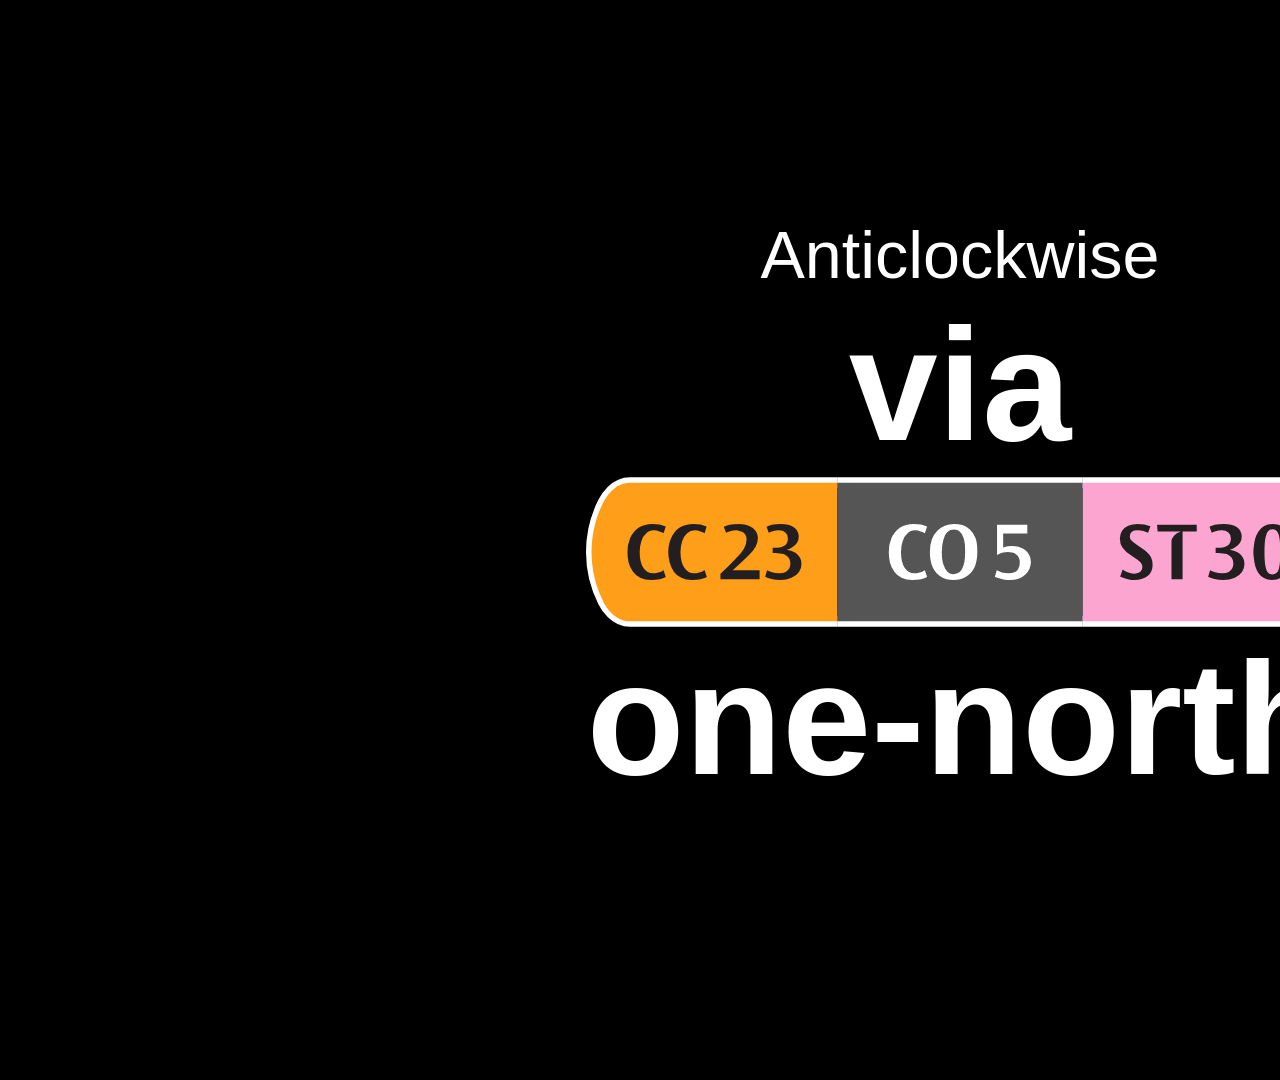
<file: A/STIS ARR.html>
<html>
<head>
<link rel="stylesheet" href="../css/index.css">
</head>
<body>
  <div class="stis-display flex flex-col bg-black" style="font-family: Arial, &quot;Helvetica Neue&quot;, sans-serif; width: 1920px; height: 1080px;">
    <div class="flex-1 min-h-0 overflow-hidden flex flex-col items-center justify-center text-center text-white w-full">
      <div class="flex flex-col items-center justify-center w-full" style="padding: 14.4484px;">
        <div class="whitespace-nowrap stis-direction-flash" style="font-size: 66.5036px; font-weight: 400; margin-bottom: 0px;">Anticlockwise</div>
          <div class="whitespace-nowrap" style="font-size: 160.0071px; font-weight: 700; margin-bottom: 0px;">via</div>
          <div style="width: 100%; text-align: center; margin-bottom: 0px;">
              <img decoding="async" alt="CC" class="inline-block object-contain select-none" draggable="false" src="../img/CC23.svg" style="-webkit-user-drag: none; height: 150; max-height: 350.0071px; max-width: 100%;">
           </div>
           <div class="whitespace-nowrap" style="font-size: 160.0071px; font-weight: 700;">one-north</div>
         </div>
      </div>
      <div aria-hidden="true" style="visibility: hidden;">
        <div class="w-full bg-black border-t-2 border-gray-700" style="padding: 0px 14px;">
          <div class="flex items-center justify-between">
            <div class="text-white font-bold text-xl leading-tight">
              <div>Next
              </div>
              <div>Train
              </div>
            </div>
            <div class="flex-1 flex justify-center">
            </div>
               <div class="text-white text-2xl font-medium text-right">3 mins
              </div>
            </div>
          </div>
       </div>
    </div>
  </div>
</body>
</html>
</file>
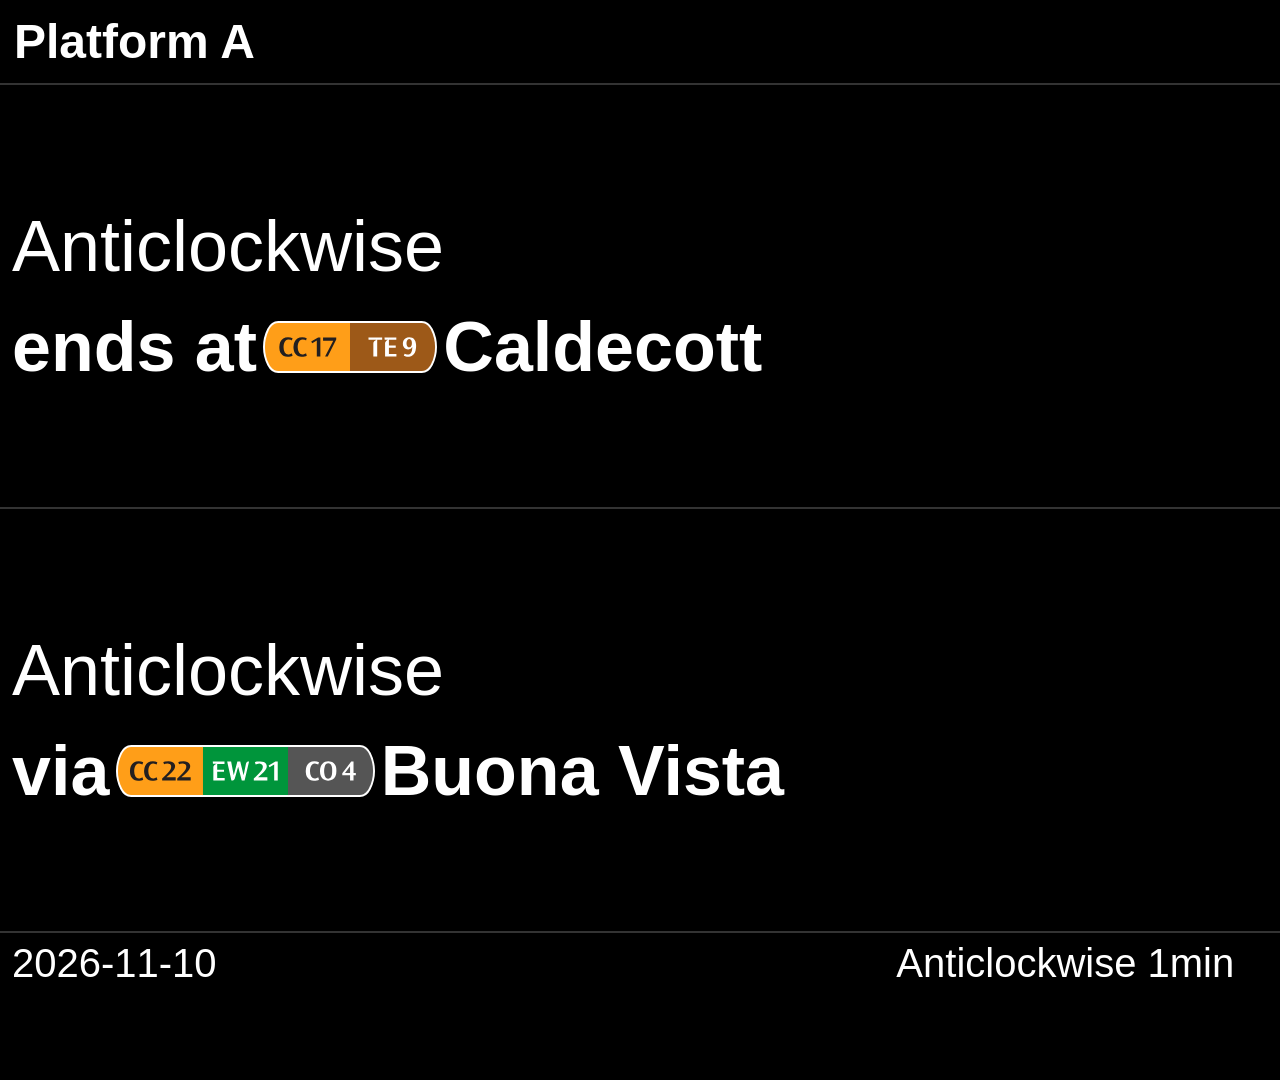
<file: A/STIS NXT.html>
<html>
<head>
<link rel="stylesheet" href="../css/index.css">
</head>
<body>
<div class="bg-black flex flex-col justify-top" style="width: 1920px; height: 1080px;">
  <div>
    <div class="flex items-center justify-between text-white" style="padding: 14px 14px; font-size: 48px; border-bottom: 2px solid rgb(51, 51, 51);">
      <span class="font-semibold">Platform A</span>
      <span>Arriving in</span>
    </div>
    <div style="margin-bottom: 0px;">
      <div class="flex items-center justify-between text-white" style="padding: 112px 12px; gap: 10px; border-bottom: 2px solid rgb(51, 51, 51);">
        <div data-fit-col="true" class="flex flex-col items-start min-w-0 flex-1">
          <span data-fit-line="true" class="whitespace-nowrap" style="font-size: 72px; font-weight: 400;">Anticlockwise</span>
          <div data-fit-line="true" class="flex items-center whitespace-nowrap" style="font-size: 70px; font-weight: 700; margin-top: 20px; gap: 6px;">
            <span>ends at</span>
            <img decoding="async" alt="CCA" class="inline-block object-contain select-none" draggable="false" src="../img/CC17.svg" style="-webkit-user-drag: none; height: 52px; max-width: 100%;">
              <span>Caldecott</span>
          </div>
        </div>
        <div class="flex flex-col items-center" style="transform: translateY(-6px);">
          <span class="font-bold" style="font-size: 122px;">1</span>
          <span style="font-size: 50px;">min</span>
        </div>
      </div>
      <div class="flex items-center justify-between text-white" style="padding: 112px 12px; gap: 10px; border-bottom-width: medium; border-bottom-style: none; border-bottom-color: currentcolor;">
        <div data-fit-col="true" class="flex flex-col items-start min-w-0 flex-1">
          <span data-fit-line="true" class="whitespace-nowrap" style="font-size: 72px; font-weight: 400;">Anticlockwise</span>
          <div data-fit-line="true" class="flex items-center whitespace-nowrap" style="font-size: 70px; font-weight: 700; margin-top: 20px; gap: 6px;">
            <span>via</span>
            <img decoding="async" alt="CCB" class="inline-block object-contain select-none" draggable="false" src="../img/CC22.svg" style="-webkit-user-drag: none; height: 52px; max-width: 100%;">
              <span>Buona Vista</span>
          </div>
        </div>
        <div class="flex flex-col items-center" style="transform: translateY(-6px);">
          <span class="font-bold" style="font-size: 122px;">2</span>
          <span style="font-size: 50px;">mins</span>
        </div>
      </div>
    </div>
    <div class="flex items-center" style="padding: 8px 12px; border-top: 2px solid rgb(51, 51, 51);">
      <span class="text-white" style="font-size: 40px;">2026-11-10</span>
      <div class="flex flex-1 items-center"><div aria-hidden="true" style="width: 6px; flex-shrink: 0;">
      </div>
      <div class="overflow-hidden flex-1">
        <div class="whitespace-nowrap text-white text-center" style="font-size: 40px;">Anticlockwise 1min</div>
      </div>
    </div>
  </div>
</div>
</body>
</file>
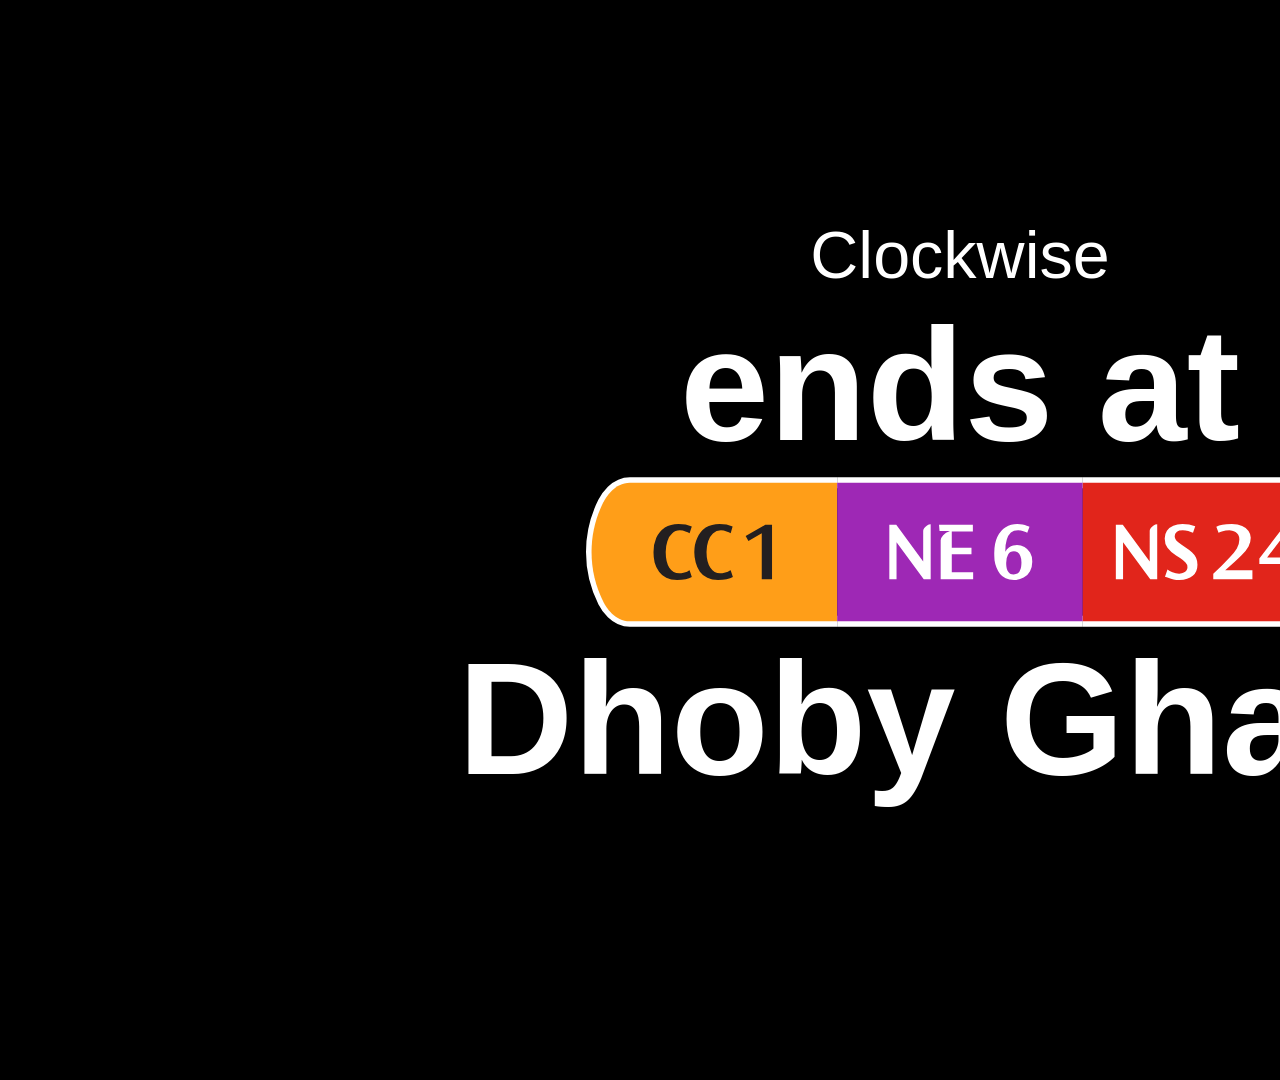
<file: B/STIS ARR.html>
<html>
<head>
<link rel="stylesheet" href="../css/index.css">
</head>
<body>
  <div class="stis-display flex flex-col bg-black" style="font-family: Arial, &quot;Helvetica Neue&quot;, sans-serif; width: 1920px; height: 1080px;">
    <div class="flex-1 min-h-0 overflow-hidden flex flex-col items-center justify-center text-center text-white w-full">
      <div class="flex flex-col items-center justify-center w-full" style="padding: 14.4484px;">
        <div class="whitespace-nowrap stis-direction-flash" style="font-size: 66.5036px; font-weight: 400; margin-bottom: 0px;">Clockwise</div>
          <div class="whitespace-nowrap" style="font-size: 160.0071px; font-weight: 700; margin-bottom: 0px;">ends at</div>
          <div style="width: 100%; text-align: center; margin-bottom: 0px;">
              <img decoding="async" alt="CC" class="inline-block object-contain select-none" draggable="false" src="../img/CC1.svg" style="-webkit-user-drag: none; height: 150; max-height: 350.0071px; max-width: 100%;">
           </div>
           <div class="whitespace-nowrap" style="font-size: 160.0071px; font-weight: 700;">Dhoby Ghaut</div>
         </div>
      </div>
      <div aria-hidden="true" style="visibility: hidden;">
        <div class="w-full bg-black border-t-2 border-gray-700" style="padding: 0px 14px;">
          <div class="flex items-center justify-between">
            <div class="text-white font-bold text-xl leading-tight">
              <div>Next
              </div>
              <div>Train
              </div>
            </div>
            <div class="flex-1 flex justify-center">
            </div>
               <div class="text-white text-2xl font-medium text-right">3 mins
              </div>
            </div>
          </div>
       </div>
    </div>
  </div>
</body>
</html>
</file>
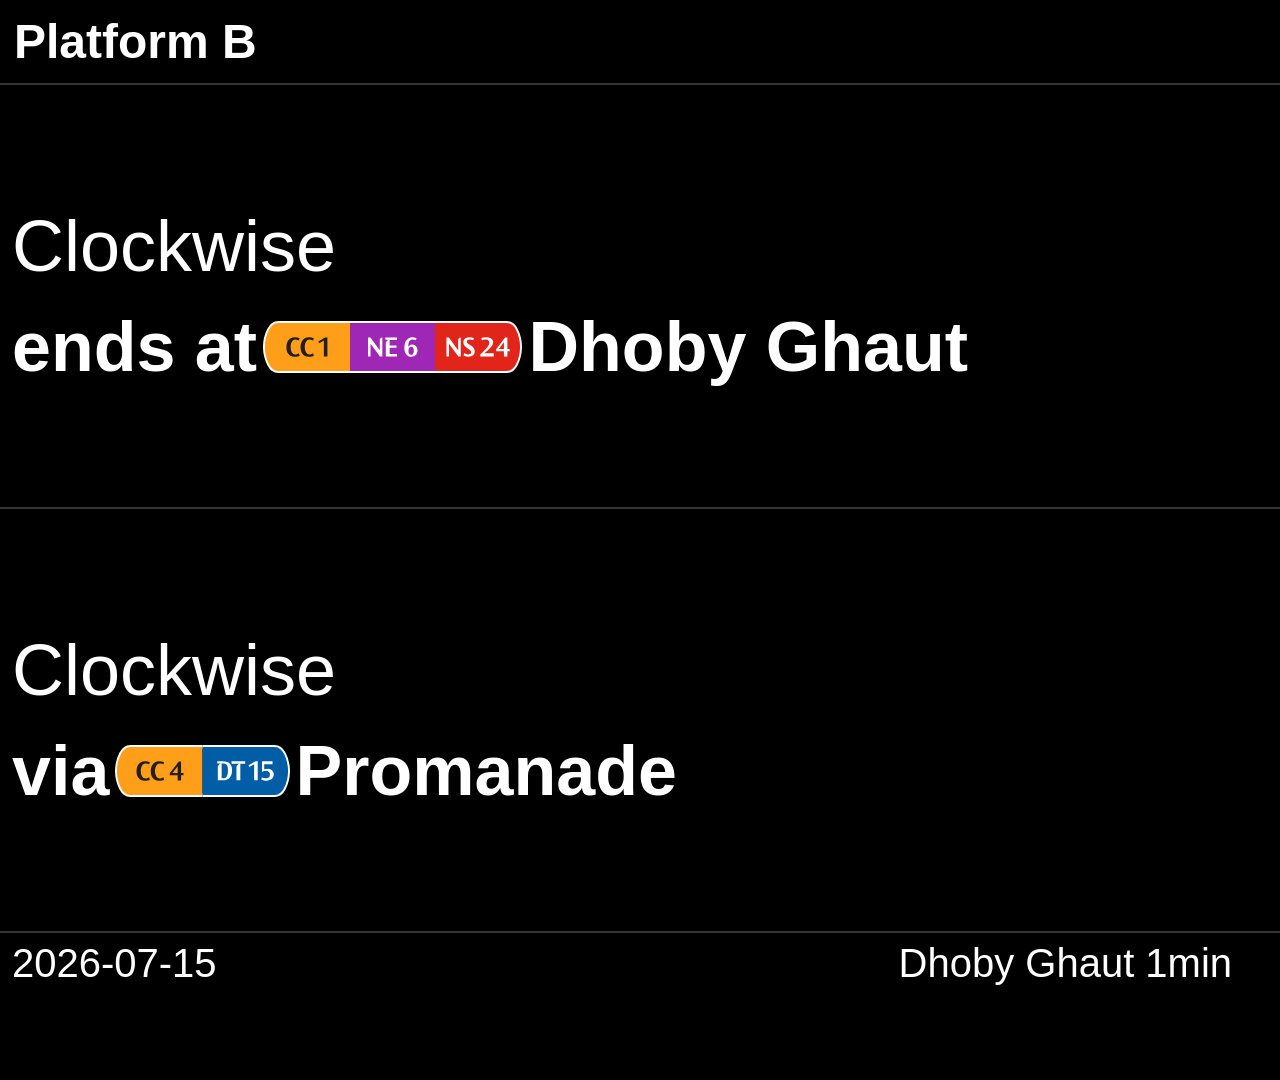
<file: B/STIS NXT.html>
<html>
<head>
<link rel="stylesheet" href="../css/index.css">
</head>
<body>
<div class="bg-black flex flex-col justify-top" style="width: 1920px; height: 1080px;">
  <div>
    <div class="flex items-center justify-between text-white" style="padding: 14px 14px; font-size: 48px; border-bottom: 2px solid rgb(51, 51, 51);">
      <span class="font-semibold">Platform B</span>
      <span>Arriving in</span>
    </div>
    <div style="margin-bottom: 0px;">
      <div class="flex items-center justify-between text-white" style="padding: 112px 12px; gap: 10px; border-bottom: 2px solid rgb(51, 51, 51);">
        <div data-fit-col="true" class="flex flex-col items-start min-w-0 flex-1">
          <span data-fit-line="true" class="whitespace-nowrap" style="font-size: 72px; font-weight: 400;">Clockwise</span>
          <div data-fit-line="true" class="flex items-center whitespace-nowrap" style="font-size: 70px; font-weight: 700; margin-top: 20px; gap: 6px;">
            <span>ends at</span>
            <img decoding="async" alt="CCA" class="inline-block object-contain select-none" draggable="false" src="../img/CC1.svg" style="-webkit-user-drag: none; height: 52px; max-width: 100%;">
              <span>Dhoby Ghaut</span>
          </div>
        </div>
        <div class="flex flex-col items-center" style="transform: translateY(-6px);">
          <span class="font-bold" style="font-size: 122px;">1</span>
          <span style="font-size: 50px;">min</span>
        </div>
      </div>
      <div class="flex items-center justify-between text-white" style="padding: 112px 12px; gap: 10px; border-bottom-width: medium; border-bottom-style: none; border-bottom-color: currentcolor;">
        <div data-fit-col="true" class="flex flex-col items-start min-w-0 flex-1">
          <span data-fit-line="true" class="whitespace-nowrap" style="font-size: 72px; font-weight: 400;">Clockwise</span>
          <div data-fit-line="true" class="flex items-center whitespace-nowrap" style="font-size: 70px; font-weight: 700; margin-top: 20px; gap: 6px;">
            <span>via</span>
            <img decoding="async" alt="CCB" class="inline-block object-contain select-none" draggable="false" src="../img/CC4.svg" style="-webkit-user-drag: none; height: 52px; max-width: 100%;">
              <span>Promanade</span>
          </div>
        </div>
        <div class="flex flex-col items-center" style="transform: translateY(-6px);">
          <span class="font-bold" style="font-size: 122px;">2</span>
          <span style="font-size: 50px;">mins</span>
        </div>
      </div>
    </div>
    <div class="flex items-center" style="padding: 8px 12px; border-top: 2px solid rgb(51, 51, 51);">
      <span class="text-white" style="font-size: 40px;">2026-07-15</span>
      <div class="flex flex-1 items-center"><div aria-hidden="true" style="width: 6px; flex-shrink: 0;">
      </div>
      <div class="overflow-hidden flex-1">
        <div class="whitespace-nowrap text-white text-center" style="font-size: 40px;">Dhoby Ghaut 1min</div>
      </div>
    </div>
  </div>
</div>
</body>
</file>
<file: css/index.css>
@layer properties {
    @supports (((-webkit-hyphens: none)) and (not (margin-trim:inline))) or ((-moz-orient:inline) and (not (color:rgb(from red r g b)))) {
        *,:before,:after,::backdrop {
            --tw-scale-x:1;
            --tw-scale-y: 1;
            --tw-scale-z: 1;
            --tw-rotate-x: initial;
            --tw-rotate-y: initial;
            --tw-rotate-z: initial;
            --tw-skew-x: initial;
            --tw-skew-y: initial;
            --tw-border-style: solid;
            --tw-leading: initial;
            --tw-font-weight: initial;
            --tw-tracking: initial;
            --tw-shadow: 0 0 #0000;
            --tw-shadow-color: initial;
            --tw-shadow-alpha: 100%;
            --tw-inset-shadow: 0 0 #0000;
            --tw-inset-shadow-color: initial;
            --tw-inset-shadow-alpha: 100%;
            --tw-ring-color: initial;
            --tw-ring-shadow: 0 0 #0000;
            --tw-inset-ring-color: initial;
            --tw-inset-ring-shadow: 0 0 #0000;
            --tw-ring-inset: initial;
            --tw-ring-offset-width: 0px;
            --tw-ring-offset-color: #fff;
            --tw-ring-offset-shadow: 0 0 #0000;
            --tw-outline-style: solid;
            --tw-blur: initial;
            --tw-brightness: initial;
            --tw-contrast: initial;
            --tw-grayscale: initial;
            --tw-hue-rotate: initial;
            --tw-invert: initial;
            --tw-opacity: initial;
            --tw-saturate: initial;
            --tw-sepia: initial;
            --tw-drop-shadow: initial;
            --tw-drop-shadow-color: initial;
            --tw-drop-shadow-alpha: 100%;
            --tw-drop-shadow-size: initial;
            --tw-duration: initial;
            --tw-ease: initial;
            --tw-translate-x: 0;
            --tw-translate-y: 0;
            --tw-translate-z: 0
        }
    }
}

@layer theme {
    :root,:host {
        --font-sans: ui-sans-serif, system-ui, sans-serif, "Apple Color Emoji", "Segoe UI Emoji", "Segoe UI Symbol", "Noto Color Emoji";
        --font-mono: ui-monospace, SFMono-Regular, Menlo, Monaco, Consolas, "Liberation Mono", "Courier New", monospace;
        --color-orange-400: oklch(75% .183 55.934);
        --color-amber-50: oklch(98.7% .022 95.277);
        --color-amber-100: oklch(96.2% .059 95.617);
        --color-amber-200: oklch(92.4% .12 95.746);
        --color-amber-300: oklch(87.9% .169 91.605);
        --color-amber-400: oklch(82.8% .189 84.429);
        --color-amber-500: oklch(76.9% .188 70.08);
        --color-amber-600: oklch(66.6% .179 58.318);
        --color-amber-700: oklch(55.5% .163 48.998);
        --color-amber-800: oklch(47.3% .137 46.201);
        --color-slate-50: oklch(98.4% .003 247.858);
        --color-slate-100: oklch(96.8% .007 247.896);
        --color-slate-200: oklch(92.9% .013 255.508);
        --color-slate-300: oklch(86.9% .022 252.894);
        --color-slate-400: oklch(70.4% .04 256.788);
        --color-slate-500: oklch(55.4% .046 257.417);
        --color-slate-600: oklch(44.6% .043 257.281);
        --color-slate-700: oklch(37.2% .044 257.287);
        --color-slate-800: oklch(27.9% .041 260.031);
        --color-slate-900: oklch(20.8% .042 265.755);
        --color-gray-700: oklch(37.3% .034 259.733);
        --color-black: #000;
        --color-white: #fff;
        --spacing: .25rem;
        --container-3xl: 48rem;
        --text-sm: .875rem;
        --text-sm--line-height: calc(1.25 / .875);
        --text-xl: 1.25rem;
        --text-xl--line-height: calc(1.75 / 1.25);
        --text-2xl: 1.5rem;
        --text-2xl--line-height: calc(2 / 1.5);
        --font-weight-normal: 400;
        --font-weight-medium: 500;
        --font-weight-semibold: 600;
        --font-weight-bold: 700;
        --tracking-wide: .025em;
        --leading-tight: 1.25;
        --radius-lg: .5rem;
        --radius-xl: .75rem;
        --ease-in: cubic-bezier(.4, 0, 1, 1);
        --ease-out: cubic-bezier(0, 0, .2, 1);
        --ease-in-out: cubic-bezier(.4, 0, .2, 1);
        --default-transition-duration: .15s;
        --default-transition-timing-function: cubic-bezier(.4, 0, .2, 1);
        --default-font-family: var(--font-sans);
        --default-mono-font-family: var(--font-mono);
        --color-surface-primary: #f8f9fa;
        --color-surface-card: #fff;
        --color-surface-border: #e0e0e0;
        --color-text-primary: #1a1a1a;
        --color-text-secondary: #4b5563;
        --color-text-muted: #9ca3af;
        --color-accent: #f9a01b;
        --color-origin: #22c55e;
        --color-dest: #ef4444
    }
}

@layer base {
    *,:after,:before,::backdrop {
        box-sizing: border-box;
        border: 0 solid;
        margin: 0;
        padding: 0
    }

    ::file-selector-button {
        box-sizing: border-box;
        border: 0 solid;
        margin: 0;
        padding: 0
    }

    html,: host {
        -webkit-text-size-adjust:100%;
        tab-size: 4;
        line-height: 1.5;
        font-family: var(--default-font-family,ui-sans-serif, system-ui, sans-serif, "Apple Color Emoji", "Segoe UI Emoji", "Segoe UI Symbol", "Noto Color Emoji");
        font-feature-settings: var(--default-font-feature-settings,normal);
        font-variation-settings: var(--default-font-variation-settings,normal);
        -webkit-tap-highlight-color: transparent
    }

    hr {
        height: 0;
        color: inherit;
        border-top-width: 1px
    }

    abbr: where([title]) {
        -webkit-text-decoration:underline dotted;
        text-decoration: underline dotted
    }

    h1,h2,h3,h4,h5,h6 {
        font-size: inherit;
        font-weight: inherit
    }

    a {
        color: inherit;
        -webkit-text-decoration: inherit;
        text-decoration: inherit
    }

    b,strong {
        font-weight: bolder
    }

    code,kbd,samp,pre {
        font-family: var(--default-mono-font-family,ui-monospace, SFMono-Regular, Menlo, Monaco, Consolas, "Liberation Mono", "Courier New", monospace);
        font-feature-settings: var(--default-mono-font-feature-settings,normal);
        font-variation-settings: var(--default-mono-font-variation-settings,normal);
        font-size: 1em
    }

    small {
        font-size: 80%
    }

    sub,sup {
        vertical-align: baseline;
        font-size: 75%;
        line-height: 0;
        position: relative
    }

    sub {
        bottom: -.25em
    }

    sup {
        top: -.5em
    }

    table {
        text-indent: 0;
        border-color: inherit;
        border-collapse: collapse
    }

    :-moz-focusring {
        outline: auto
    }

    progress {
        vertical-align: baseline
    }

    summary {
        display: list-item
    }

    ol,ul,menu {
        list-style: none
    }

    img,svg,video,canvas,audio,iframe,embed,object {
        vertical-align: middle;
        display: block
    }

    img,video {
        max-width: 100%;
        height: auto
    }

    button,input,select,optgroup,textarea {
        font: inherit;
        font-feature-settings: inherit;
        font-variation-settings: inherit;
        letter-spacing: inherit;
        color: inherit;
        opacity: 1;
        background-color: #0000;
        border-radius: 0
    }

    ::file-selector-button {
        font: inherit;
        font-feature-settings: inherit;
        font-variation-settings: inherit;
        letter-spacing: inherit;
        color: inherit;
        opacity: 1;
        background-color: #0000;
        border-radius: 0
    }

    :where(select: is([multiple],[size])) optgroup {
        font-weight:bolder
    }

    :where(select: is([multiple],[size])) optgroup option {
        padding-inline-start:20px
    }

    ::file-selector-button {
        margin-inline-end:4px}

    ::placeholder {
        opacity: 1
    }

    @supports (not ((-webkit-appearance: -apple-pay-button))) or (contain-intrinsic-size:1px) {
        ::placeholder {
            color:currentColor
        }

        @supports (color: color-mix(in lab,red,red)) {
            ::placeholder {
                color:color-mix(in oklab,currentcolor 50%,transparent)
            }
        }
    }

    textarea {
        resize: vertical
    }

    ::-webkit-search-decoration {
        -webkit-appearance: none
    }

    ::-webkit-date-and-time-value {
        min-height: 1lh;
        text-align: inherit
    }

    ::-webkit-datetime-edit {
        display: inline-flex
    }

    ::-webkit-datetime-edit-fields-wrapper {
        padding: 0
    }

    ::-webkit-datetime-edit {
        padding-block:0}

    ::-webkit-datetime-edit-year-field {
        padding-block:0}

    ::-webkit-datetime-edit-month-field {
        padding-block:0}

    ::-webkit-datetime-edit-day-field {
        padding-block:0}

    ::-webkit-datetime-edit-hour-field {
        padding-block:0}

    ::-webkit-datetime-edit-minute-field {
        padding-block:0}

    ::-webkit-datetime-edit-second-field {
        padding-block:0}

    ::-webkit-datetime-edit-millisecond-field {
        padding-block:0}

    ::-webkit-datetime-edit-meridiem-field {
        padding-block:0}

    ::-webkit-calendar-picker-indicator {
        line-height: 1
    }

    :-moz-ui-invalid {
        box-shadow: none
    }

    button,input: where([type=button],[type=reset],[type=submit]) {
        appearance:button
    }

    ::file-selector-button {
        appearance: button
    }

    ::-webkit-inner-spin-button {
        height: auto
    }

    ::-webkit-outer-spin-button {
        height: auto
    }

    [hidden]: where(:not([hidden=until-found])) {
        display:none!important
    }

    * {
        box-sizing: border-box;
        margin: 0;
        padding: 0
    }
}

@layer components;@layer utilities {
    .collapse {
        visibility: collapse
    }

    .invisible {
        visibility: hidden
    }

    .visible {
        visibility: visible
    }

    .sr-only {
        clip-path: inset(50%);
        white-space: nowrap;
        border-width: 0;
        width: 1px;
        height: 1px;
        margin: -1px;
        padding: 0;
        position: absolute;
        overflow: hidden
    }

    .absolute {
        position: absolute
    }

    .fixed {
        position: fixed
    }

    .relative {
        position: relative
    }

    .static {
        position: static
    }

    .sticky {
        position: sticky
    }

    .inset-0 {
        inset: calc(var(--spacing) * 0)
    }

    .start {
        inset-inline-start: var(--spacing)
    }

    .end {
        inset-inline-end: var(--spacing)
    }

    .right-0 {
        right: calc(var(--spacing) * 0)
    }

    .bottom-0 {
        bottom: calc(var(--spacing) * 0)
    }

    .left-0 {
        left: calc(var(--spacing) * 0)
    }

    .col-12 {
        grid-column: 12
    }

    .container {
        width: 100%
    }

    @media(min-width: 1100px) {
        .container {
            max-width:1100px
        }
    }

    @media(min-width: 40rem) {
        .container {
            max-width:40rem
        }
    }

    @media(min-width: 48rem) {
        .container {
            max-width:48rem
        }
    }

    @media(min-width: 64rem) {
        .container {
            max-width:64rem
        }
    }

    @media(min-width: 80rem) {
        .container {
            max-width:80rem
        }
    }

    @media(min-width: 96rem) {
        .container {
            max-width:96rem
        }
    }

    .my-5 {
        margin-block:calc(var(--spacing) * 5)}

    .mt-3 {
        margin-top: calc(var(--spacing) * 3)
    }

    .mt-4 {
        margin-top: calc(var(--spacing) * 4)
    }

    .mt-5 {
        margin-top: calc(var(--spacing) * 5)
    }

    .mr-4 {
        margin-right: calc(var(--spacing) * 4)
    }

    .mb-0 {
        margin-bottom: calc(var(--spacing) * 0)
    }

    .mb-3 {
        margin-bottom: calc(var(--spacing) * 3)
    }

    .ml-auto {
        margin-left: auto
    }

    .block {
        display: block
    }

    .contents {
        display: contents
    }

    .flex {
        display: flex
    }

    .flow-root {
        display: flow-root
    }

    .grid {
        display: grid
    }

    .hidden {
        display: none
    }

    .inline {
        display: inline
    }

    .inline-block {
        display: inline-block
    }

    .inline-flex {
        display: inline-flex
    }

    .table {
        display: table
    }

    .h-80 {
        height: calc(var(--spacing) * 80)
    }

    .h-100 {
        height: calc(var(--spacing) * 100)
    }

    .min-h-0 {
        min-height: calc(var(--spacing) * 0)
    }

    .w-full {
        width: 100%
    }

    .max-w-3xl {
        max-width: var(--container-3xl)
    }

    .min-w-0 {
        min-width: calc(var(--spacing) * 0)
    }

    .flex-1 {
        flex: 1
    }

    .flex-shrink-0 {
        flex-shrink: 0
    }

    .shrink {
        flex-shrink: 1
    }

    .flex-grow,.grow {
        flex-grow: 1
    }

    .origin-left {
        transform-origin: 0
    }

    .scale-x-0 {
        --tw-scale-x: 0%;
        scale: var(--tw-scale-x) var(--tw-scale-y)
    }

    .scale-x-100 {
        --tw-scale-x: 100%;
        scale: var(--tw-scale-x) var(--tw-scale-y)
    }

    .transform {
        transform: var(--tw-rotate-x,) var(--tw-rotate-y,) var(--tw-rotate-z,) var(--tw-skew-x,) var(--tw-skew-y,)
    }

    .cursor-not-allowed {
        cursor: not-allowed
    }

    .resize {
        resize: both
    }

    .flex-col {
        flex-direction: column
    }

    .flex-wrap {
        flex-wrap: wrap
    }

    .items-center {
        align-items: center
    }

    .items-start {
        align-items: flex-start
    }

    .justify-between {
        justify-content: space-between
    }

    .justify-center {
        justify-content: center
    }

    .justify-end {
        justify-content: flex-end
    }

    .gap-4 {
        gap: calc(var(--spacing) * 4)
    }

    .justify-self-end {
        justify-self: flex-end
    }

    .truncate {
        text-overflow: ellipsis;
        white-space: nowrap;
        overflow: hidden
    }

    .overflow-hidden {
        overflow: hidden
    }

    .overflow-visible {
        overflow: visible
    }

    .overflow-y-auto {
        overflow-y: auto
    }

    .rounded {
        border-radius: .25rem
    }

    .rounded-full {
        border-radius: 3.40282e38px
    }

    .rounded-lg {
        border-radius: var(--radius-lg)
    }

    .rounded-xl {
        border-radius: var(--radius-xl)
    }

    .border {
        border-style: var(--tw-border-style);
        border-width: 1px
    }

    .border-t {
        border-top-style: var(--tw-border-style);
        border-top-width: 1px
    }

    .border-t-2 {
        border-top-style: var(--tw-border-style);
        border-top-width: 2px
    }

    .border-r {
        border-right-style: var(--tw-border-style);
        border-right-width: 1px
    }

    .border-b {
        border-bottom-style: var(--tw-border-style);
        border-bottom-width: 1px
    }

    .border-dashed {
        --tw-border-style: dashed;
        border-style: dashed
    }

    .border-amber-200 {
        border-color: var(--color-amber-200)
    }

    .border-amber-400 {
        border-color: var(--color-amber-400)
    }

    .border-gray-700 {
        border-color: var(--color-gray-700)
    }

    .border-slate-100 {
        border-color: var(--color-slate-100)
    }

    .border-slate-200 {
        border-color: var(--color-slate-200)
    }

    .border-slate-300 {
        border-color: var(--color-slate-300)
    }

    .border-slate-600 {
        border-color: var(--color-slate-600)
    }

    .border-surface-border {
        border-color: var(--color-surface-border)
    }

    .border-white\/30 {
        border-color: #ffffff4d
    }

    @supports (color: color-mix(in lab,red,red)) {
        .border-white\/30 {
            border-color:color-mix(in oklab,var(--color-white) 30%,transparent)
        }
    }

    .bg-amber-50 {
        background-color: var(--color-amber-50)
    }

    .bg-amber-100 {
        background-color: var(--color-amber-100)
    }

    .bg-amber-500 {
        background-color: var(--color-amber-500)
    }

    .bg-black {
        background-color: var(--color-black)
    }

    .bg-dest {
        background-color: var(--color-dest)
    }

    .bg-origin {
        background-color: var(--color-origin)
    }

    .bg-slate-50 {
        background-color: var(--color-slate-50)
    }

    .bg-surface-card {
        background-color: var(--color-surface-card)
    }

    .bg-transparent {
        background-color: #0000
    }

    .bg-white {
        background-color: var(--color-white)
    }

    .object-contain {
        object-fit: contain
    }

    .px-0 {
        padding-inline:calc(var(--spacing) * 0)}

    .py-0 {
        padding-block: calc(var(--spacing) * 0)
    }

    .py-1 {
        padding-block:calc(var(--spacing) * 1)}

    .py-2 {
        padding-block: calc(var(--spacing) * 2)
    }

    .pt-5 {
        padding-top: calc(var(--spacing) * 5)
    }

    .pb-4 {
        padding-bottom: calc(var(--spacing) * 4)
    }

    .text-center {
        text-align: center
    }

    .text-left {
        text-align: left
    }

    .text-right {
        text-align: right
    }

    .text-2xl {
        font-size: var(--text-2xl);
        line-height: var(--tw-leading,var(--text-2xl--line-height))
    }

    .text-sm {
        font-size: var(--text-sm);
        line-height: var(--tw-leading,var(--text-sm--line-height))
    }

    .text-xl {
        font-size: var(--text-xl);
        line-height: var(--tw-leading,var(--text-xl--line-height))
    }

    .leading-tight {
        --tw-leading: var(--leading-tight);
        line-height: var(--leading-tight)
    }

    .font-bold {
        --tw-font-weight: var(--font-weight-bold);
        font-weight: var(--font-weight-bold)
    }

    .font-medium {
        --tw-font-weight: var(--font-weight-medium);
        font-weight: var(--font-weight-medium)
    }

    .font-normal {
        --tw-font-weight: var(--font-weight-normal);
        font-weight: var(--font-weight-normal)
    }

    .font-semibold {
        --tw-font-weight: var(--font-weight-semibold);
        font-weight: var(--font-weight-semibold)
    }

    .tracking-wide {
        --tw-tracking: var(--tracking-wide);
        letter-spacing: var(--tracking-wide)
    }

    .whitespace-nowrap {
        white-space: nowrap
    }

    .text-accent {
        color: var(--color-accent)
    }

    .text-amber-600 {
        color: var(--color-amber-600)
    }

    .text-amber-700 {
        color: var(--color-amber-700)
    }

    .text-amber-800 {
        color: var(--color-amber-800)
    }

    .text-orange-400 {
        color: var(--color-orange-400)
    }

    .text-slate-300 {
        color: var(--color-slate-300)
    }

    .text-slate-400 {
        color: var(--color-slate-400)
    }

    .text-slate-500 {
        color: var(--color-slate-500)
    }

    .text-slate-600 {
        color: var(--color-slate-600)
    }

    .text-slate-700 {
        color: var(--color-slate-700)
    }

    .text-slate-800 {
        color: var(--color-slate-800)
    }

    .text-slate-900 {
        color: var(--color-slate-900)
    }

    .text-text-muted {
        color: var(--color-text-muted)
    }

    .text-text-primary {
        color: var(--color-text-primary)
    }

    .text-text-secondary {
        color: var(--color-text-secondary)
    }

    .text-transparent {
        color: #0000
    }

    .text-white {
        color: var(--color-white)
    }

    .text-white\/60 {
        color: #fff9
    }

    @supports (color: color-mix(in lab,red,red)) {
        .text-white\/60 {
            color:color-mix(in oklab,var(--color-white) 60%,transparent)
        }
    }

    .text-white\/70 {
        color: #ffffffb3
    }

    @supports (color: color-mix(in lab,red,red)) {
        .text-white\/70 {
            color:color-mix(in oklab,var(--color-white) 70%,transparent)
        }
    }

    .text-white\/90 {
        color: #ffffffe6
    }

    @supports (color: color-mix(in lab,red,red)) {
        .text-white\/90 {
            color:color-mix(in oklab,var(--color-white) 90%,transparent)
        }
    }

    .uppercase {
        text-transform: uppercase
    }

    .italic {
        font-style: italic
    }

    .underline {
        text-decoration-line: underline
    }

    .shadow {
        --tw-shadow: 0 1px 3px 0 var(--tw-shadow-color,#0000001a), 0 1px 2px -1px var(--tw-shadow-color,#0000001a);
        box-shadow: var(--tw-inset-shadow),var(--tw-inset-ring-shadow),var(--tw-ring-offset-shadow),var(--tw-ring-shadow),var(--tw-shadow)
    }

    .ring {
        --tw-ring-shadow: var(--tw-ring-inset,) 0 0 0 calc(1px + var(--tw-ring-offset-width)) var(--tw-ring-color,currentcolor);
        box-shadow: var(--tw-inset-shadow),var(--tw-inset-ring-shadow),var(--tw-ring-offset-shadow),var(--tw-ring-shadow),var(--tw-shadow)
    }

    .outline {
        outline-style: var(--tw-outline-style);
        outline-width: 1px
    }

    .blur {
        --tw-blur: blur(8px);
        filter: var(--tw-blur,) var(--tw-brightness,) var(--tw-contrast,) var(--tw-grayscale,) var(--tw-hue-rotate,) var(--tw-invert,) var(--tw-saturate,) var(--tw-sepia,) var(--tw-drop-shadow,)
    }

    .filter {
        filter: var(--tw-blur,) var(--tw-brightness,) var(--tw-contrast,) var(--tw-grayscale,) var(--tw-hue-rotate,) var(--tw-invert,) var(--tw-saturate,) var(--tw-sepia,) var(--tw-drop-shadow,)
    }

    .transition {
        transition-property: color,background-color,border-color,outline-color,text-decoration-color,fill,stroke,--tw-gradient-from,--tw-gradient-via,--tw-gradient-to,opacity,box-shadow,transform,translate,scale,rotate,filter,-webkit-backdrop-filter,backdrop-filter,display,content-visibility,overlay,pointer-events;
        transition-timing-function: var(--tw-ease,var(--default-transition-timing-function));
        transition-duration: var(--tw-duration,var(--default-transition-duration))
    }

    .transition-colors {
        transition-property: color,background-color,border-color,outline-color,text-decoration-color,fill,stroke,--tw-gradient-from,--tw-gradient-via,--tw-gradient-to;
        transition-timing-function: var(--tw-ease,var(--default-transition-timing-function));
        transition-duration: var(--tw-duration,var(--default-transition-duration))
    }

    .transition-transform {
        transition-property: transform,translate,scale,rotate;
        transition-timing-function: var(--tw-ease,var(--default-transition-timing-function));
        transition-duration: var(--tw-duration,var(--default-transition-duration))
    }

    .duration-300 {
        --tw-duration: .3s;
        transition-duration: .3s
    }

    .ease-in {
        --tw-ease: var(--ease-in);
        transition-timing-function: var(--ease-in)
    }

    .ease-in-out {
        --tw-ease: var(--ease-in-out);
        transition-timing-function: var(--ease-in-out)
    }

    .ease-out {
        --tw-ease: var(--ease-out);
        transition-timing-function: var(--ease-out)
    }

    .select-none {
        -webkit-user-select: none;
        user-select: none
    }

    .\[scrollbar-width\: none\] {
        scrollbar-width:none
    }

    @media(hover: hover) {
        .group-hover\:translate-x-px:is(:where(.group):hover *) {
            --tw-translate-x:1px;
            translate: var(--tw-translate-x) var(--tw-translate-y)
        }

        .group-hover\:-translate-y-px:is(:where(.group):hover *) {
            --tw-translate-y: -1px;
            translate: var(--tw-translate-x) var(--tw-translate-y)
        }

        .group-hover\:scale-x-100:is(:where(.group):hover *) {
            --tw-scale-x: 100%;
            scale: var(--tw-scale-x) var(--tw-scale-y)
        }

        .group-hover\:text-amber-600:is(:where(.group):hover *) {
            color: var(--color-amber-600)
        }

        .hover\:border-amber-300:hover {
            border-color: var(--color-amber-300)
        }

        .hover\:border-amber-400:hover {
            border-color: var(--color-amber-400)
        }

        .hover\:bg-amber-50:hover {
            background-color: var(--color-amber-50)
        }

        .hover\:bg-amber-100:hover {
            background-color: var(--color-amber-100)
        }

        .hover\:text-amber-600:hover {
            color: var(--color-amber-600)
        }

        .hover\:text-slate-700:hover {
            color: var(--color-slate-700)
        }

        .hover\:text-slate-900:hover {
            color: var(--color-slate-900)
        }

        .hover\:text-white:hover {
            color: var(--color-white)
        }
    }

    .focus\: not-sr-only:focus {
        clip-path:none;
        white-space: normal;
        width: auto;
        height: auto;
        margin: 0;
        padding: 0;
        position: static;
        overflow: visible
    }

    .active\: scale-90:active {
        --tw-scale-x:90%;
        --tw-scale-y: 90%;
        --tw-scale-z: 90%;
        scale: var(--tw-scale-x) var(--tw-scale-y)
    }

    .disabled\: opacity-30:disabled {
        opacity:.3
    }

    @media(min-width: 64rem) {
        .lg\:p-6 {
            padding:calc(var(--spacing) * 6)
        }

        .lg\:pb-6 {
            padding-bottom: calc(var(--spacing) * 6)
        }
    }

    .\[\&\: \:-webkit-scrollbar\]\:hidden::-webkit-scrollbar {
        display:none
    }
}

@font-face {
    font-family: LTA Identity;
    src: url(/cclwayfinding/assets/LTAIdentity-BhHgKZQH.woff2)format("woff2"),url(/cclwayfinding/assets/LTAIdentity-CWcS8J6F.ttf)format("truetype");
    font-weight: 400 700;
    font-style: normal;
    font-display: swap
}

html,body,#root {
    width: 100%;
    height: 100%
}

body {
    background: var(--color-surface-primary);
    color: var(--color-text-primary);
    font-family: -apple-system,BlinkMacSystemFont,Segoe UI,Roboto,Oxygen,Ubuntu,sans-serif
}

.stis-display {
    font-family: Arial,Helvetica Neue,sans-serif
}

.schematic-station-label {
    font-family: LTA Identity,-apple-system,BlinkMacSystemFont,Segoe UI,sans-serif
}

@keyframes marquee {
    0% {
        transform: translate(100%)
    }

    to {
        transform: translate(-100%)
    }
}

.animate-marquee {
    will-change: transform;
    animation: linear infinite marquee
}

@keyframes stis-direction-flash {
    0% {
        color: #fff
    }

    50% {
        color: #ffd60a
    }
}

.stis-direction-flash {
    animation: 3s step-end infinite stis-direction-flash
}

@keyframes station-name-scroll {
    0%,12% {
        transform: translate(0)
    }

    50%,62% {
        transform: translate(var(--marquee-distance,0px))
    }

    to {
        transform: translate(0)
    }
}

@keyframes station-drop-in {
    0% {
        opacity: 0;
        transform: translateY(-40px)
    }

    to {
        opacity: 1;
        transform: translateY(0)
    }
}

@keyframes transfer-pulse {
    0% {
        opacity: .9;
        transform: scale(.7)
    }

    60% {
        opacity: 0;
        transform: scale(1.6)
    }

    to {
        opacity: 0;
        transform: scale(1.6)
    }
}

.transfer-pulse-ring {
    transform-origin: 50%;
    transform-box: fill-box;
    animation: 1.5s ease-out infinite transfer-pulse
}

@keyframes draw-route {
    0% {
        stroke-dashoffset: 1px
    }

    to {
        stroke-dashoffset: 0
    }
}

@keyframes orbit-comet {
    0% {
        stroke-dashoffset: 0
    }

    to {
        stroke-dashoffset: -1px
    }
}

@keyframes transfer-badge-fadein {
    0% {
        opacity: 0
    }

    to {
        opacity: 1
    }
}

@keyframes transfer-badge-breathe {
    0%,to {
        transform: scale(1)
    }

    50% {
        transform: scale(1.04)
    }
}

.schematic-hit:focus {
    outline: none
}

.schematic-hit:focus-visible {
    outline-offset: 2px;
    outline: 2px solid #f9a01b
}

.app-shell-grid {
    grid-template-columns: 1fr;
    gap: 12px;
    display: grid
}

.app-shell-left,.app-shell-right {
    flex-direction: column;
    gap: 12px;
    min-width: 0;
    display: flex
}

@media(min-width: 1100px) {
    .app-shell-grid {
        grid-template-columns:minmax(0,7fr) minmax(0,5fr);
        gap: 20px
    }

    .app-shell-right {
        overscroll-behavior: contain;
        align-self: start;
        max-height: calc(100dvh - 80px);
        position: sticky;
        top: 64px;
        overflow: hidden auto
    }
}

@property --tw-scale-x {
    syntax: "*";
    inherits: false;
    initial-value: 1
}

@property --tw-scale-y {
    syntax: "*";
    inherits: false;
    initial-value: 1
}

@property --tw-scale-z {
    syntax: "*";
    inherits: false;
    initial-value: 1
}

@property --tw-rotate-x {
    syntax: "*";
    inherits: false
}

@property --tw-rotate-y {
    syntax: "*";
    inherits: false
}

@property --tw-rotate-z {
    syntax: "*";
    inherits: false
}

@property --tw-skew-x {
    syntax: "*";
    inherits: false
}

@property --tw-skew-y {
    syntax: "*";
    inherits: false
}

@property --tw-border-style {
    syntax: "*";
    inherits: false;
    initial-value: solid
}

@property --tw-leading {
    syntax: "*";
    inherits: false
}

@property --tw-font-weight {
    syntax: "*";
    inherits: false
}

@property --tw-tracking {
    syntax: "*";
    inherits: false
}

@property --tw-shadow {
    syntax: "*";
    inherits: false;
    initial-value: 0 0 #0000
}

@property --tw-shadow-color {
    syntax: "*";
    inherits: false
}

@property --tw-shadow-alpha {
    syntax: "<percentage>";
    inherits: false;
    initial-value: 100%
}

@property --tw-inset-shadow {
    syntax: "*";
    inherits: false;
    initial-value: 0 0 #0000
}

@property --tw-inset-shadow-color {
    syntax: "*";
    inherits: false
}

@property --tw-inset-shadow-alpha {
    syntax: "<percentage>";
    inherits: false;
    initial-value: 100%
}

@property --tw-ring-color {
    syntax: "*";
    inherits: false
}

@property --tw-ring-shadow {
    syntax: "*";
    inherits: false;
    initial-value: 0 0 #0000
}

@property --tw-inset-ring-color {
    syntax: "*";
    inherits: false
}

@property --tw-inset-ring-shadow {
    syntax: "*";
    inherits: false;
    initial-value: 0 0 #0000
}

@property --tw-ring-inset {
    syntax: "*";
    inherits: false
}

@property --tw-ring-offset-width {
    syntax: "<length>";
    inherits: false;
    initial-value: 0
}

@property --tw-ring-offset-color {
    syntax: "*";
    inherits: false;
    initial-value: #fff
}

@property --tw-ring-offset-shadow {
    syntax: "*";
    inherits: false;
    initial-value: 0 0 #0000
}

@property --tw-outline-style {
    syntax: "*";
    inherits: false;
    initial-value: solid
}

@property --tw-blur {
    syntax: "*";
    inherits: false
}

@property --tw-brightness {
    syntax: "*";
    inherits: false
}

@property --tw-contrast {
    syntax: "*";
    inherits: false
}

@property --tw-grayscale {
    syntax: "*";
    inherits: false
}

@property --tw-hue-rotate {
    syntax: "*";
    inherits: false
}

@property --tw-invert {
    syntax: "*";
    inherits: false
}

@property --tw-opacity {
    syntax: "*";
    inherits: false
}

@property --tw-saturate {
    syntax: "*";
    inherits: false
}

@property --tw-sepia {
    syntax: "*";
    inherits: false
}

@property --tw-drop-shadow {
    syntax: "*";
    inherits: false
}

@property --tw-drop-shadow-color {
    syntax: "*";
    inherits: false
}

@property --tw-drop-shadow-alpha {
    syntax: "<percentage>";
    inherits: false;
    initial-value: 100%
}

@property --tw-drop-shadow-size {
    syntax: "*";
    inherits: false
}

@property --tw-duration {
    syntax: "*";
    inherits: false
}

@property --tw-ease {
    syntax: "*";
    inherits: false
}

@property --tw-translate-x {
    syntax: "*";
    inherits: false;
    initial-value: 0
}

@property --tw-translate-y {
    syntax: "*";
    inherits: false;
    initial-value: 0
}

@property --tw-translate-z {
    syntax: "*";
    inherits: false;
    initial-value: 0
}
</file>
